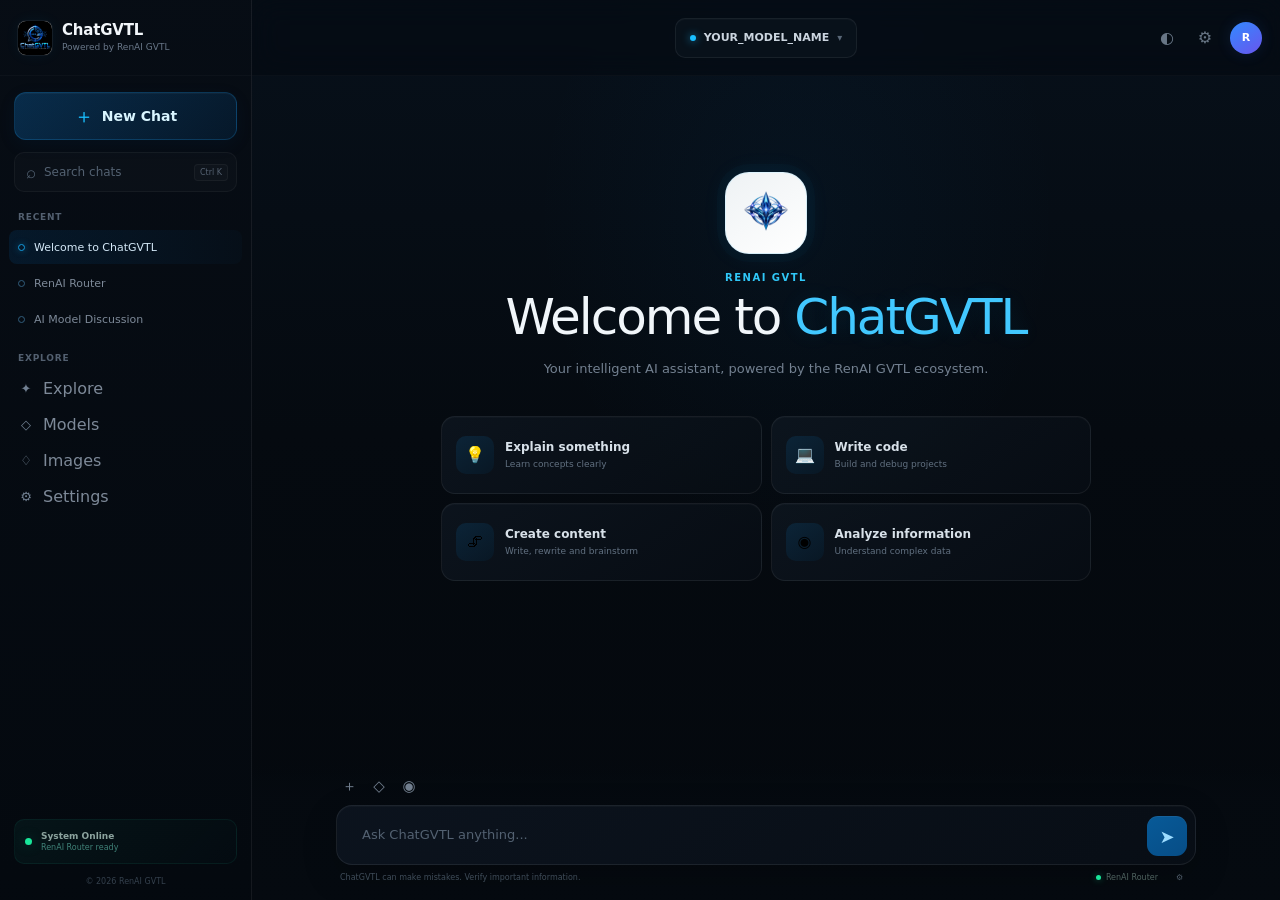
<file: index.html>
<!DOCTYPE html>
<html lang="en">
<head>
    <meta charset="UTF-8">

    <meta
        name="viewport"
        content="width=device-width, initial-scale=1.0, viewport-fit=cover"
    >

    <meta
        name="description"
        content="ChatGVTL — Intelligent AI assistant powered by the RenAI GVTL ecosystem."
    >

    <meta name="theme-color" content="#050a11">

    <title>ChatGVTL — RenAI GVTL</title>

    <link rel="icon" href="favicon.ico">

    <!-- CSS -->
    <link rel="stylesheet" href="css/reset.css">
    <link rel="stylesheet" href="css/variables.css">
    <link rel="stylesheet" href="css/style.css">
    <link rel="stylesheet" href="css/responsive.css">
</head>

<body>

    <!-- =========================================================
         APP ROOT
    ========================================================== -->

    <div id="app" class="app">

        <!-- =====================================================
             SIDEBAR
        ====================================================== -->

        <aside id="sidebar" class="sidebar">

            <!-- Brand -->
            <div class="sidebar-brand">

                <div class="brand-icon">
                    <img
                        src="assets/brand/chatgvtl-logo.png"
                        alt="ChatGVTL"
                    >
                </div>

                <div class="brand-information">
                    <span class="brand-name">ChatGVTL</span>
                    <span class="brand-powered">
                        Powered by RenAI GVTL
                    </span>
                </div>

            </div>


            <!-- New Chat -->
            <button
                id="newChatButton"
                class="new-chat-button"
                type="button"
            >
                <span class="button-icon">＋</span>
                <span>New Chat</span>
            </button>


            <!-- Search -->
            <div class="chat-search">

                <span class="search-icon">⌕</span>

                <input
                    id="chatSearchInput"
                    type="search"
                    placeholder="Search chats"
                    autocomplete="off"
                >

                <span class="search-shortcut">Ctrl K</span>

            </div>


            <!-- Recent -->
            <section class="sidebar-section">

                <div class="sidebar-section-title">
                    RECENT
                </div>

                <nav class="chat-history">

                    <button
                        class="history-item active"
                        type="button"
                        data-chat="welcome"
                    >
                        <span class="history-dot"></span>
                        <span class="history-title">
                            Welcome to ChatGVTL
                        </span>
                    </button>

                    <button
                        class="history-item"
                        type="button"
                        data-chat="router"
                    >
                        <span class="history-dot"></span>
                        <span class="history-title">
                            RenAI Router
                        </span>
                    </button>

                    <button
                        class="history-item"
                        type="button"
                        data-chat="discussion"
                    >
                        <span class="history-dot"></span>
                        <span class="history-title">
                            AI Model Discussion
                        </span>
                    </button>

                </nav>

            </section>


            <!-- Explore -->
            <section class="sidebar-section">

                <div class="sidebar-section-title">
                    EXPLORE
                </div>

                <nav class="explore-menu">

                    <button
                        class="explore-item"
                        type="button"
                        data-page="explore"
                    >
                        <span class="explore-icon">✦</span>
                        <span>Explore</span>
                    </button>

                    <button
                        class="explore-item"
                        type="button"
                        data-page="models"
                    >
                        <span class="explore-icon">◇</span>
                        <span>Models</span>
                    </button>

                    <button
                        class="explore-item"
                        type="button"
                        data-page="images"
                    >
                        <span class="explore-icon">♢</span>
                        <span>Images</span>
                    </button>

                    <button
                        class="explore-item"
                        type="button"
                        data-page="settings"
                    >
                        <span class="explore-icon">⚙</span>
                        <span>Settings</span>
                    </button>

                </nav>

            </section>


            <!-- Sidebar Bottom -->
            <div class="sidebar-bottom">

                <div class="system-status">

                    <span class="status-indicator"></span>

                    <div class="status-information">
                        <span class="status-title">
                            System Online
                        </span>

                        <span class="status-description">
                            RenAI Router ready
                        </span>
                    </div>

                </div>

                <div class="sidebar-copyright">
                    © 2026 RenAI GVTL
                </div>

            </div>

        </aside>


        <!-- =====================================================
             MAIN AREA
        ====================================================== -->

        <main class="main">

            <!-- =================================================
                 TOPBAR
            ================================================== -->

            <header class="topbar">

                <!-- Mobile Menu -->
                <button
                    id="mobileMenuButton"
                    class="mobile-menu-button"
                    type="button"
                    aria-label="Open menu"
                >
                    ☰
                </button>


                <!-- Model Selector -->
                <button
                    id="modelSelector"
                    class="model-selector"
                    type="button"
                >

                    <span class="online-dot"></span>

                    <span class="model-name">
                        RenAI Auto
                    </span>

                    <span class="model-arrow">
                        ▾
                    </span>

                </button>


                <!-- Topbar Actions -->
                <div class="topbar-actions">

                    <button
                        class="topbar-button"
                        type="button"
                        aria-label="Theme"
                    >
                        ◐
                    </button>

                    <button
                        class="topbar-button"
                        type="button"
                        aria-label="Settings"
                    >
                        ⚙
                    </button>

                    <button
                        id="profileButton"
                        class="profile-button"
                        type="button"
                        aria-label="Profile"
                    >
                        R
                    </button>

                </div>

            </header>


            <!-- =================================================
                 CHAT CONTENT
            ================================================== -->

            <section id="chatArea" class="chat-area">

                <!-- Welcome Screen -->
                <div id="welcomeScreen" class="welcome-screen">

                    <div class="welcome-logo">

                        <img
                            src="assets/brand/renai-gvtl-icon.png"
                            alt="RenAI GVTL"
                        >

                    </div>


                    <div class="welcome-brand">
                        RENAI GVTL
                    </div>


                    <h1 class="welcome-title">
                        Welcome to
                        <span>ChatGVTL</span>
                    </h1>


                    <p class="welcome-description">
                        Your intelligent AI assistant, powered by the
                        RenAI GVTL ecosystem.
                    </p>


                    <!-- Quick Actions -->
                    <div class="quick-actions">

                        <button
                            class="quick-action"
                            type="button"
                            data-prompt="Explain something"
                        >

                            <span class="quick-action-icon">
                                💡
                            </span>

                            <span class="quick-action-content">

                                <strong>
                                    Explain something
                                </strong>

                                <small>
                                    Learn concepts clearly
                                </small>

                            </span>

                        </button>


                        <button
                            class="quick-action"
                            type="button"
                            data-prompt="Write code"
                        >

                            <span class="quick-action-icon">
                                💻
                            </span>

                            <span class="quick-action-content">

                                <strong>
                                    Write code
                                </strong>

                                <small>
                                    Build and debug projects
                                </small>

                            </span>

                        </button>


                        <button
                            class="quick-action"
                            type="button"
                            data-prompt="Create content"
                        >

                            <span class="quick-action-icon">
                                🖇
                            </span>

                            <span class="quick-action-content">

                                <strong>
                                    Create content
                                </strong>

                                <small>
                                    Write, rewrite and brainstorm
                                </small>

                            </span>

                        </button>


                        <button
                            class="quick-action"
                            type="button"
                            data-prompt="Analyze information"
                        >

                            <span class="quick-action-icon">
                                ◉
                            </span>

                            <span class="quick-action-content">

                                <strong>
                                    Analyze information
                                </strong>

                                <small>
                                    Understand complex data
                                </small>

                            </span>

                        </button>

                    </div>

                </div>


                <!-- Messages -->
                <div
                    id="messagesContainer"
                    class="messages-container"
                    aria-live="polite"
                >
                    <!-- Messages will be inserted by JavaScript -->
                </div>

            </section>


            <!-- =================================================
                 COMPOSER
            ================================================== -->

            <div class="composer-wrapper">

                <!-- Composer Tools -->
                <div class="composer-tools">

                    <button
                        class="composer-tool"
                        type="button"
                        aria-label="Attach file"
                    >
                        ＋
                    </button>

                    <button
                        class="composer-tool"
                        type="button"
                        aria-label="Tools"
                    >
                        ◇
                    </button>

                    <button
                        class="composer-tool"
                        type="button"
                        aria-label="Image"
                    >
                        ◉
                    </button>

                </div>


                <!-- Composer -->
                <form
                    id="chatForm"
                    class="composer"
                    autocomplete="off"
                >

                    <textarea
                        id="messageInput"
                        class="message-input"
                        rows="1"
                        placeholder="Ask ChatGVTL anything..."
                        aria-label="Message ChatGVTL"
                    ></textarea>


                    <button
                        id="sendButton"
                        class="send-button"
                        type="submit"
                        aria-label="Send message"
                    >
                        ➤
                    </button>

                </form>


                <!-- Footer -->
                <div class="composer-footer">

                    <span>
                        ChatGVTL can make mistakes.
                        Verify important information.
                    </span>

                    <span class="router-status">

                        <span class="router-status-dot"></span>

                        RenAI Router

                    </span>

                    <button
                        class="composer-settings"
                        type="button"
                        aria-label="Chat settings"
                    >
                        ⚙
                    </button>

                </div>

            </div>

        </main>

    </div>


    <!-- =========================================================
         JAVASCRIPT
    ========================================================== -->
    
     <script src="js/api-config.js"></script>
     <script src="js/config.js"></script>
    <script src="js/router.js"></script>
    <script src="js/core/storage.js"></script>
    <script src="js/core/state.js"></script>
    <script src="js/core/events.js"></script>
    <script src="js/chat/messages.js"></script>
    <script src="js/chat/history.js"></script>
    <script src="js/chat/chat.js"></script>
    <script src="js/ui/sidebar.js"></script>
    <script src="js/ui/composer.js"></script>
    <script src="js/ui/messages.js"></script>
    <script src="js/ui/modal.js"></script>
    <script src="js/app.js"></script>
    
</body>
</html>
</file>
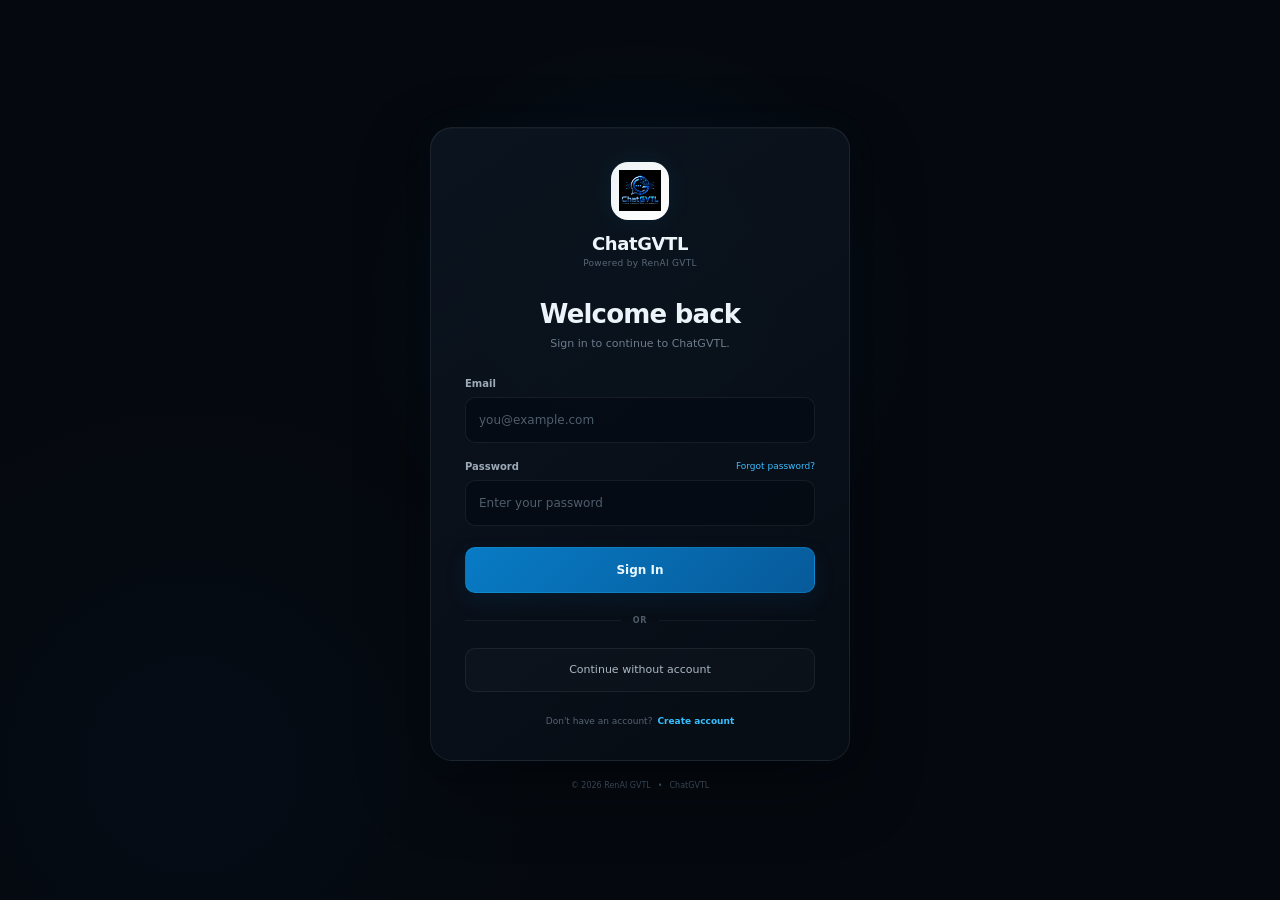
<file: login.html>
<!DOCTYPE html>
<html lang="en">
<head>
    <meta charset="UTF-8">

    <meta
        name="viewport"
        content="width=device-width, initial-scale=1.0"
    >

    <meta
        name="description"
        content="Sign in to ChatGVTL — Powered by RenAI GVTL."
    >

    <meta name="theme-color" content="#05090f">

    <title>Sign In — ChatGVTL</title>

    <link rel="icon" href="favicon.ico">

    <link rel="stylesheet" href="css/reset.css">
    <link rel="stylesheet" href="css/variables.css">
    <link rel="stylesheet" href="css/style.css">
    <link rel="stylesheet" href="css/responsive.css">
</head>

<body class="auth-page">

    <main class="auth-container">

        <section class="auth-card">

            <!-- Brand -->
            <div class="auth-brand">

                <div class="auth-logo">
                    <img
                        src="assets/brand/chatgvtl-logo.png"
                        alt="ChatGVTL"
                    >
                </div>

                <div class="auth-brand-name">
                    ChatGVTL
                </div>

                <div class="auth-powered">
                    Powered by RenAI GVTL
                </div>

            </div>


            <!-- Heading -->
            <div class="auth-heading">

                <h1>
                    Welcome back
                </h1>

                <p>
                    Sign in to continue to ChatGVTL.
                </p>

            </div>


            <!-- Form -->
            <form
                id="loginForm"
                class="auth-form"
                autocomplete="on"
            >

                <div class="form-field">

                    <label for="loginEmail">
                        Email
                    </label>

                    <input
                        id="loginEmail"
                        name="email"
                        type="email"
                        placeholder="you@example.com"
                        autocomplete="email"
                        required
                    >

                </div>


                <div class="form-field">

                    <div class="form-label-row">

                        <label for="loginPassword">
                            Password
                        </label>

                        <a
                            href="#"
                            class="forgot-password"
                        >
                            Forgot password?
                        </a>

                    </div>

                    <input
                        id="loginPassword"
                        name="password"
                        type="password"
                        placeholder="Enter your password"
                        autocomplete="current-password"
                        required
                    >

                </div>


                <button
                    type="submit"
                    class="auth-submit"
                >
                    Sign In
                </button>

            </form>


            <!-- Divider -->
            <div class="auth-divider">
                <span>OR</span>
            </div>


            <!-- Social / alternative -->
            <button
                type="button"
                class="auth-alternative"
                id="continueGuest"
            >
                Continue without account
            </button>


            <!-- Register -->
            <div class="auth-footer">

                <span>
                    Don't have an account?
                </span>

                <a href="register.html">
                    Create account
                </a>

            </div>

        </section>


        <!-- Bottom branding -->
        <footer class="auth-copyright">

            <span>
                © 2026 RenAI GVTL
            </span>

            <span>
                •
            </span>

            <span>
                ChatGVTL
            </span>

        </footer>

    </main>


    <script>
        "use strict";

        const loginForm =
            document.getElementById("loginForm");

        const continueGuest =
            document.getElementById("continueGuest");


        loginForm?.addEventListener(
            "submit",
            event => {

                event.preventDefault();

                /*
                 * Authentication backend belum aktif.
                 * Untuk sementara kita arahkan kembali
                 * ke ChatGVTL.
                 */

                window.location.href =
                    "index.html";

            }
        );


        continueGuest?.addEventListener(
            "click",
            () => {

                window.location.href =
                    "index.html";

            }
        );
    </script>

</body>
</html>
</file>
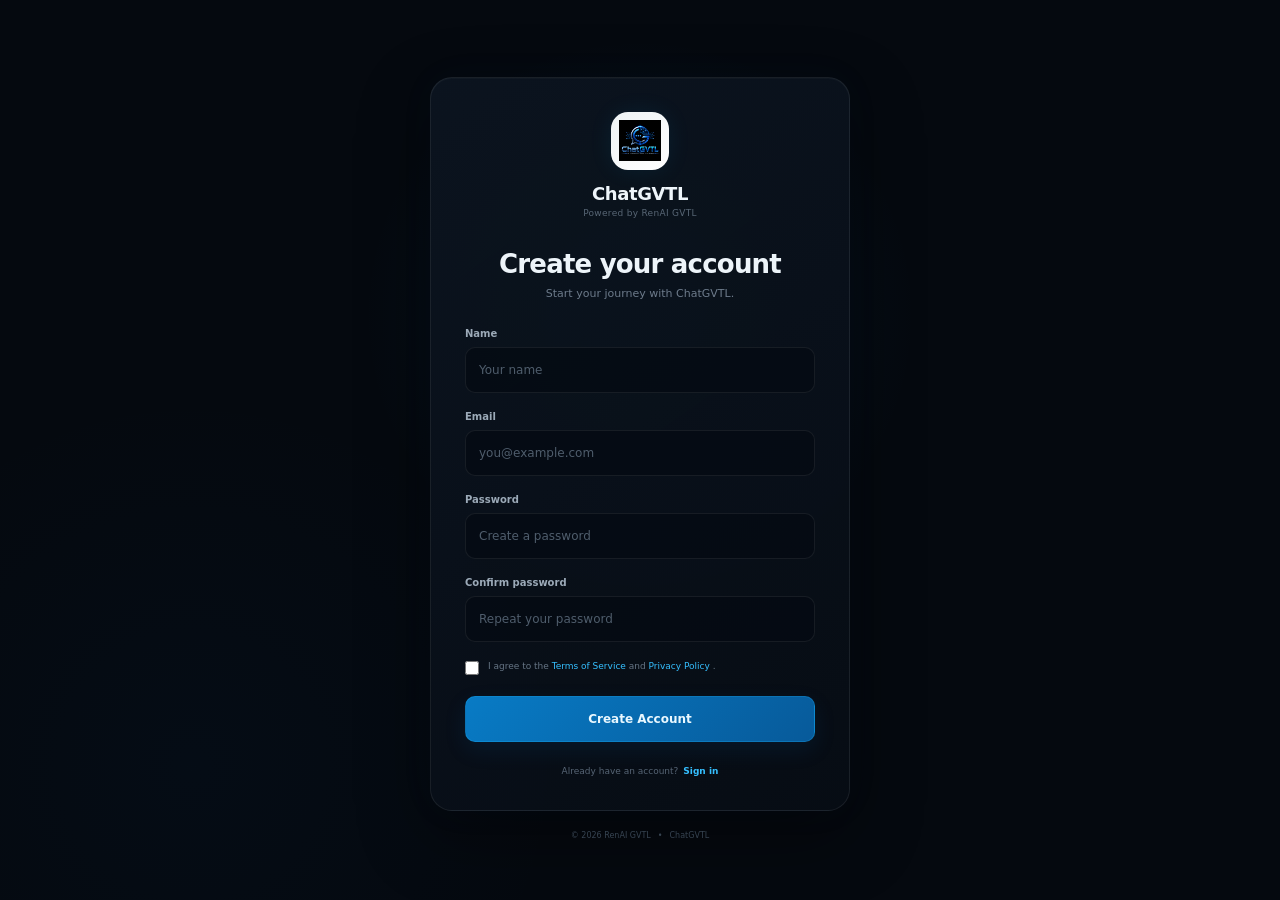
<file: register.html>
<!DOCTYPE html>
<html lang="en">
<head>
    <meta charset="UTF-8">

    <meta
        name="viewport"
        content="width=device-width, initial-scale=1.0"
    >

    <meta
        name="description"
        content="Create your ChatGVTL account — Powered by RenAI GVTL."
    >

    <meta name="theme-color" content="#05090f">

    <title>Create Account — ChatGVTL</title>

    <link rel="icon" href="favicon.ico">

    <link rel="stylesheet" href="css/reset.css">
    <link rel="stylesheet" href="css/variables.css">
    <link rel="stylesheet" href="css/style.css">
    <link rel="stylesheet" href="css/responsive.css">
</head>

<body class="auth-page">

    <main class="auth-container">

        <section class="auth-card">

            <!-- BRAND -->

            <div class="auth-brand">

                <div class="auth-logo">
                    <img
                        src="assets/brand/chatgvtl-logo.png"
                        alt="ChatGVTL"
                    >
                </div>

                <div class="auth-brand-name">
                    ChatGVTL
                </div>

                <div class="auth-powered">
                    Powered by RenAI GVTL
                </div>

            </div>


            <!-- HEADING -->

            <div class="auth-heading">

                <h1>
                    Create your account
                </h1>

                <p>
                    Start your journey with ChatGVTL.
                </p>

            </div>


            <!-- REGISTER FORM -->

            <form
                id="registerForm"
                class="auth-form"
                autocomplete="on"
            >

                <!-- NAME -->

                <div class="form-field">

                    <label for="registerName">
                        Name
                    </label>

                    <input
                        id="registerName"
                        name="name"
                        type="text"
                        placeholder="Your name"
                        autocomplete="name"
                        minlength="2"
                        maxlength="80"
                        required
                    >

                </div>


                <!-- EMAIL -->

                <div class="form-field">

                    <label for="registerEmail">
                        Email
                    </label>

                    <input
                        id="registerEmail"
                        name="email"
                        type="email"
                        placeholder="you@example.com"
                        autocomplete="email"
                        required
                    >

                </div>


                <!-- PASSWORD -->

                <div class="form-field">

                    <label for="registerPassword">
                        Password
                    </label>

                    <input
                        id="registerPassword"
                        name="password"
                        type="password"
                        placeholder="Create a password"
                        autocomplete="new-password"
                        minlength="8"
                        required
                    >

                </div>


                <!-- CONFIRM PASSWORD -->

                <div class="form-field">

                    <label for="registerConfirmPassword">
                        Confirm password
                    </label>

                    <input
                        id="registerConfirmPassword"
                        name="confirmPassword"
                        type="password"
                        placeholder="Repeat your password"
                        autocomplete="new-password"
                        minlength="8"
                        required
                    >

                </div>


                <!-- TERMS -->

                <label class="auth-checkbox">

                    <input
                        id="acceptTerms"
                        type="checkbox"
                        required
                    >

                    <span>
                        I agree to the
                        <a href="#">
                            Terms of Service
                        </a>
                        and
                        <a href="#">
                            Privacy Policy
                        </a>.
                    </span>

                </label>


                <!-- SUBMIT -->

                <button
                    type="submit"
                    class="auth-submit"
                >
                    Create Account
                </button>

            </form>


            <!-- FOOTER -->

            <div class="auth-footer">

                <span>
                    Already have an account?
                </span>

                <a href="login.html">
                    Sign in
                </a>

            </div>

        </section>


        <!-- COPYRIGHT -->

        <footer class="auth-copyright">

            <span>
                © 2026 RenAI GVTL
            </span>

            <span>
                •
            </span>

            <span>
                ChatGVTL
            </span>

        </footer>

    </main>

<script src="js/core/storage.js"></script>

<script>
    "use strict";

    const registerForm =
        document.getElementById("registerForm");


    registerForm?.addEventListener(
        "submit",
        event => {

            event.preventDefault();


            const name =
                document.getElementById(
                    "registerName"
                ).value.trim();


            const email =
                document.getElementById(
                    "registerEmail"
                ).value.trim();


            const password =
                document.getElementById(
                    "registerPassword"
                ).value;


            const confirmPassword =
                document.getElementById(
                    "registerConfirmPassword"
                ).value;


            /* =================================================
               PASSWORD VALIDATION
               ================================================= */

            if (password.length < 8) {

                alert(
                    "Password must contain at least 8 characters."
                );

                return;

            }


            /* =================================================
               CONFIRM PASSWORD
               ================================================= */

            if (
                password !==
                confirmPassword
            ) {

                alert(
                    "Passwords do not match."
                );

                return;

            }


            /* =================================================
               SAVE USER
               ================================================= */

            const saved =
                ChatGVTLStorage.saveUser({

                    name: name,

                    email: email

                });


            if (!saved) {

                alert(
                    "Unable to save your account data."
                );

                return;

            }


            /* =================================================
               REDIRECT
               ================================================= */

            window.location.href =
                "login.html";

        }
    );

</script>

</body>
</html>
</file>
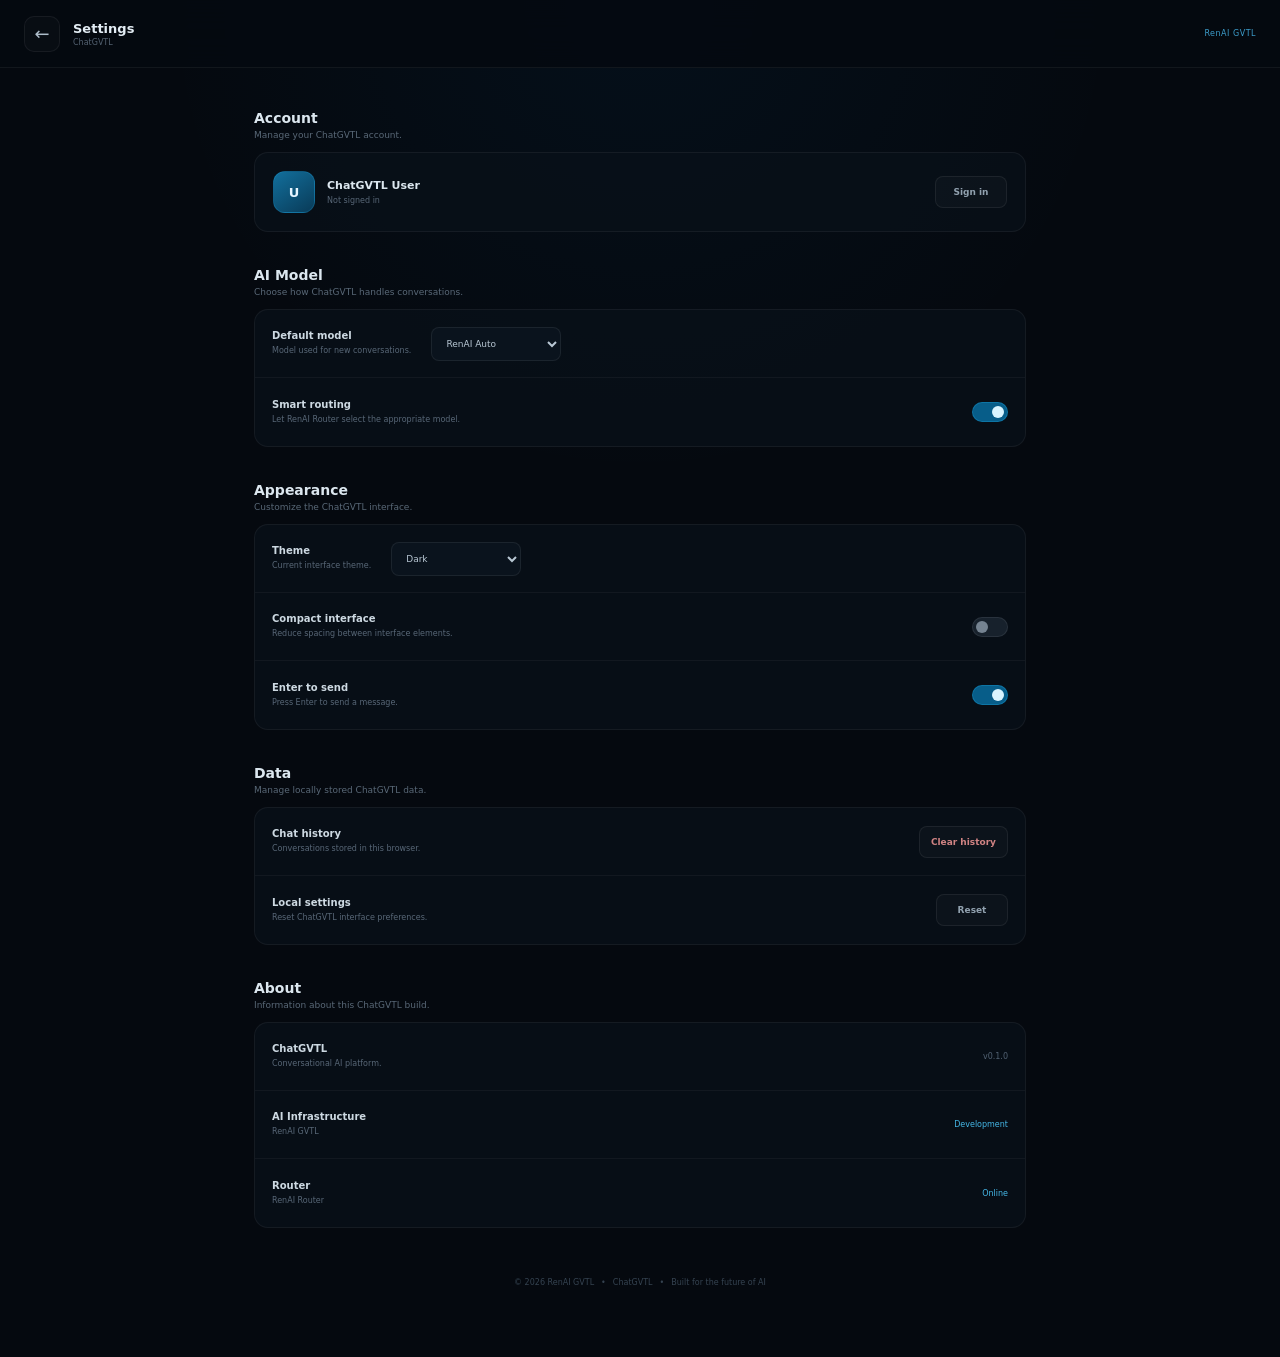
<file: settings.html>
<!DOCTYPE html>
<html lang="en">
<head>
    <meta charset="UTF-8">

    <meta
        name="viewport"
        content="width=device-width, initial-scale=1.0"
    >

    <meta
        name="description"
        content="ChatGVTL Settings — Powered by RenAI GVTL."
    >

    <meta name="theme-color" content="#05090f">

    <title>Settings — ChatGVTL</title>

    <link rel="icon" href="favicon.ico">

    <link rel="stylesheet" href="css/reset.css">
    <link rel="stylesheet" href="css/variables.css">
    <link rel="stylesheet" href="css/style.css">
    <link rel="stylesheet" href="css/responsive.css">
</head>

<body class="settings-page">

    <main class="settings-container">

        <!-- =================================================
             TOP BAR
             ================================================= -->

        <header class="settings-topbar">

            <a
                href="index.html"
                class="settings-back"
                aria-label="Back to ChatGVTL"
            >
                ←
            </a>

            <div class="settings-title">

                <strong>
                    Settings
                </strong>

                <span>
                    ChatGVTL
                </span>

            </div>

            <div class="settings-brand">
                RenAI GVTL
            </div>

        </header>


        <!-- =================================================
             CONTENT
             ================================================= -->

        <section class="settings-content">


            <!-- =================================================
                 ACCOUNT
                 ================================================= -->

            <section class="settings-section">

                <div class="settings-section-heading">

                    <h2>
                        Account
                    </h2>

                    <p>
                        Manage your ChatGVTL account.
                    </p>

                </div>


                <div class="settings-card">

                    <div class="account-profile">

                        <div class="account-avatar">
                            U
                        </div>

                        <div class="account-info">

                            <strong id="accountName">
                                ChatGVTL User
                            </strong>

                            <span id="accountEmail">
                                Not signed in
                            </span>

                        </div>

                        <a
                            href="login.html"
                            class="settings-small-button"
                        >
                            Sign in
                        </a>

                    </div>

                </div>

            </section>


            <!-- =================================================
                 AI MODEL
                 ================================================= -->

            <section class="settings-section">

                <div class="settings-section-heading">

                    <h2>
                        AI Model
                    </h2>

                    <p>
                        Choose how ChatGVTL handles conversations.
                    </p>

                </div>


                <div class="settings-card">


                    <div class="settings-row">

                        <div class="settings-row-info">

                            <strong>
                                Default model
                            </strong>

                            <span>
                                Model used for new conversations.
                            </span>

                        </div>


                        <select
                            id="defaultModel"
                            class="settings-select"
                        >

                            <option value="RenAI Auto">
                                RenAI Auto
                            </option>

                            <option value="RenAI Lite">
                                RenAI Lite
                            </option>

                            <option value="RenAI Pro">
                                RenAI Pro
                            </option>

                            <option value="RenAI Flash">
                                RenAI Flash
                            </option>

                        </select>

                    </div>


                    <div class="settings-row">

                        <div class="settings-row-info">

                            <strong>
                                Smart routing
                            </strong>

                            <span>
                                Let RenAI Router select the appropriate model.
                            </span>

                        </div>


                        <label class="settings-switch">

                            <input
                                type="checkbox"
                                id="smartRouting"
                                checked
                            >

                            <span></span>

                        </label>

                    </div>

                </div>

            </section>


            <!-- =================================================
                 APPEARANCE
                 ================================================= -->

            <section class="settings-section">

                <div class="settings-section-heading">

                    <h2>
                        Appearance
                    </h2>

                    <p>
                        Customize the ChatGVTL interface.
                    </p>

                </div>


                <div class="settings-card">


                    <div class="settings-row">

                        <div class="settings-row-info">

                            <strong>
                                Theme
                            </strong>

                            <span>
                                Current interface theme.
                            </span>

                        </div>


                        <select
                            id="themeSelect"
                            class="settings-select"
                        >

                            <option value="dark">
                                Dark
                            </option>

                            <option value="system">
                                System
                            </option>

                        </select>

                    </div>


                    <div class="settings-row">

                        <div class="settings-row-info">

                            <strong>
                                Compact interface
                            </strong>

                            <span>
                                Reduce spacing between interface elements.
                            </span>

                        </div>


                        <label class="settings-switch">

                            <input
                                type="checkbox"
                                id="compactMode"
                            >

                            <span></span>

                        </label>

                    </div>


                    <div class="settings-row">

                        <div class="settings-row-info">

                            <strong>
                                Enter to send
                            </strong>

                            <span>
                                Press Enter to send a message.
                            </span>

                        </div>


                        <label class="settings-switch">

                            <input
                                type="checkbox"
                                id="enterToSend"
                                checked
                            >

                            <span></span>

                        </label>

                    </div>

                </div>

            </section>


            <!-- =================================================
                 DATA
                 ================================================= -->

            <section class="settings-section">

                <div class="settings-section-heading">

                    <h2>
                        Data
                    </h2>

                    <p>
                        Manage locally stored ChatGVTL data.
                    </p>

                </div>


                <div class="settings-card">


                    <div class="settings-row">

                        <div class="settings-row-info">

                            <strong>
                                Chat history
                            </strong>

                            <span>
                                Conversations stored in this browser.
                            </span>

                        </div>


                        <button
                            type="button"
                            class="settings-danger-button"
                            id="clearHistory"
                        >
                            Clear history
                        </button>

                    </div>


                    <div class="settings-row">

                        <div class="settings-row-info">

                            <strong>
                                Local settings
                            </strong>

                            <span>
                                Reset ChatGVTL interface preferences.
                            </span>

                        </div>


                        <button
                            type="button"
                            class="settings-small-button"
                            id="resetSettings"
                        >
                            Reset
                        </button>

                    </div>

                </div>

            </section>


            <!-- =================================================
                 ABOUT
                 ================================================= -->

            <section class="settings-section">

                <div class="settings-section-heading">

                    <h2>
                        About
                    </h2>

                    <p>
                        Information about this ChatGVTL build.
                    </p>

                </div>


                <div class="settings-card">


                    <div class="settings-row">

                        <div class="settings-row-info">

                            <strong>
                                ChatGVTL
                            </strong>

                            <span>
                                Conversational AI platform.
                            </span>

                        </div>

                        <span class="settings-version">
                            v0.1.0
                        </span>

                    </div>


                    <div class="settings-row">

                        <div class="settings-row-info">

                            <strong>
                                AI Infrastructure
                            </strong>

                            <span>
                                RenAI GVTL
                            </span>

                        </div>

                        <span class="settings-online">
                            Development
                        </span>

                    </div>


                    <div class="settings-row">

                        <div class="settings-row-info">

                            <strong>
                                Router
                            </strong>

                            <span>
                                RenAI Router
                            </span>

                        </div>

                        <span class="settings-online">
                            Online
                        </span>

                    </div>

                </div>

            </section>


            <!-- =================================================
                 FOOTER
                 ================================================= -->

            <footer class="settings-footer">

                <span>
                    © 2026 RenAI GVTL
                </span>

                <span>
                    •
                </span>

                <span>
                    ChatGVTL
                </span>

                <span>
                    •
                </span>

                <span>
                    Built for the future of AI
                </span>

            </footer>

        </section>

    </main>


    <script>
        "use strict";


<script src="js/core/storage.js"></script>

<script>
"use strict";


const defaultSettings = {

    defaultModel: "RenAI Auto",

    smartRouting: true,

    theme: "dark",

    compactMode: false,

    enterToSend: true

};


const model =
    document.getElementById("defaultModel");

const smartRouting =
    document.getElementById("smartRouting");

const theme =
    document.getElementById("themeSelect");

const compactMode =
    document.getElementById("compactMode");

const enterToSend =
    document.getElementById("enterToSend");


/* =========================================================
   LOAD SETTINGS
   ========================================================= */

function loadSettings() {

    const saved =
        ChatGVTLStorage.getSettings();


    const settings = {
        ...defaultSettings,
        ...saved
    };


    model.value =
        settings.defaultModel;

    smartRouting.checked =
        settings.smartRouting;

    theme.value =
        settings.theme;

    compactMode.checked =
        settings.compactMode;

    enterToSend.checked =
        settings.enterToSend;

}


/* =========================================================
   SAVE SETTINGS
   ========================================================= */

function saveSettings() {

    ChatGVTLStorage.saveSettings({

        defaultModel:
            model.value,

        smartRouting:
            smartRouting.checked,

        theme:
            theme.value,

        compactMode:
            compactMode.checked,

        enterToSend:
            enterToSend.checked

    });

}


[
    model,
    smartRouting,
    theme,
    compactMode,
    enterToSend
].forEach(element => {

    element?.addEventListener(
        "change",
        saveSettings
    );

});


/* =========================================================
   CLEAR CHAT HISTORY
   ========================================================= */

document
    .getElementById("clearHistory")
    ?.addEventListener(
        "click",
        () => {

            const confirmed =
                confirm(
                    "Clear all ChatGVTL chat history from this browser?"
                );


            if (!confirmed) {
                return;
            }


            ChatGVTLStorage.clearChatHistory();

            ChatGVTLStorage.clearActiveChat();


            alert(
                "Chat history has been cleared."
            );

        }
    );


/* =========================================================
   RESET SETTINGS
   ========================================================= */

document
    .getElementById("resetSettings")
    ?.addEventListener(
        "click",
        () => {

            const confirmed =
                confirm(
                    "Reset all ChatGVTL settings?"
                );


            if (!confirmed) {
                return;
            }


            ChatGVTLStorage.resetSettings();

            loadSettings();

        }
    );


/* =========================================================
   LOAD USER
   ========================================================= */

function loadUser() {

    const user =
        ChatGVTLStorage.getUser();


    if (!user) {
        return;
    }


    const name =
        document.getElementById(
            "accountName"
        );

    const email =
        document.getElementById(
            "accountEmail"
        );


    if (user.name && name) {

        name.textContent =
            user.name;

    }


    if (user.email && email) {

        email.textContent =
            user.email;

    }

}


/* =========================================================
   INIT
   ========================================================= */

loadSettings();

loadUser();

</script>
</file>
<file: css/variables.css>
/* =========================================================
   ChatGVTL — Global Variables
   ========================================================= */

:root {

    /* =====================================================
       BRAND
       ====================================================== */

    --brand-primary: #19bfff;
    --brand-secondary: #087cff;
    --brand-cyan: #32d8ff;

    --brand-gradient:
        linear-gradient(
            135deg,
            #32d8ff 0%,
            #168dff 55%,
            #536dff 100%
        );


    /* =====================================================
       BACKGROUND
       ====================================================== */

    --bg-main: #05090f;
    --bg-sidebar: #060b12;
    --bg-topbar: #070d15;

    --bg-surface: #0a111a;
    --bg-surface-2: #0c141f;
    --bg-surface-3: #101a27;

    --bg-input: #0b121d;

    --bg-hover: rgba(255, 255, 255, 0.035);
    --bg-active: rgba(0, 142, 255, 0.09);

    --bg-glass: rgba(8, 15, 24, 0.72);


    /* =====================================================
       TEXT
       ====================================================== */

    --text-primary: #f4f8fc;
    --text-secondary: #a9b5c4;
    --text-muted: #697687;
    --text-faint: #46515f;

    --text-brand: #35caff;


    /* =====================================================
       BORDER
       ====================================================== */

    --border-color: rgba(255, 255, 255, 0.065);
    --border-light: rgba(255, 255, 255, 0.09);
    --border-hover: rgba(53, 202, 255, 0.25);
    --border-active: rgba(25, 191, 255, 0.4);


    /* =====================================================
       STATUS
       ====================================================== */

    --status-online: #19e69a;
    --status-warning: #ffc857;
    --status-error: #ff5d6c;


    /* =====================================================
       LAYOUT
       ====================================================== */

    --sidebar-width: 252px;
    --topbar-height: 76px;

    --composer-max-width: 860px;
    --content-max-width: 920px;


    /* =====================================================
       SPACING
       ====================================================== */

    --space-1: 4px;
    --space-2: 8px;
    --space-3: 12px;
    --space-4: 16px;
    --space-5: 20px;
    --space-6: 24px;
    --space-7: 28px;
    --space-8: 32px;
    --space-9: 40px;
    --space-10: 48px;


    /* =====================================================
       BORDER RADIUS
       ====================================================== */

    --radius-xs: 6px;
    --radius-sm: 9px;
    --radius-md: 12px;
    --radius-lg: 16px;
    --radius-xl: 20px;
    --radius-2xl: 24px;
    --radius-round: 999px;


    /* =====================================================
       SHADOWS
       ====================================================== */

    --shadow-sm:
        0 4px 12px rgba(0, 0, 0, 0.2);

    --shadow-md:
        0 10px 30px rgba(0, 0, 0, 0.28);

    --shadow-lg:
        0 20px 60px rgba(0, 0, 0, 0.38);


    /* =====================================================
       GLOW
       ====================================================== */

    --glow-blue:
        0 0 18px rgba(25, 191, 255, 0.18);

    --glow-blue-strong:
        0 0 30px rgba(25, 191, 255, 0.3);

    --glow-green:
        0 0 14px rgba(25, 230, 154, 0.25);


    /* =====================================================
       TRANSITIONS
       ====================================================== */

    --transition-fast:
        140ms ease;

    --transition-normal:
        220ms ease;

    --transition-slow:
        350ms ease;


    /* =====================================================
       Z-INDEX
       ====================================================== */

    --z-base: 1;
    --z-content: 10;
    --z-sidebar: 50;
    --z-topbar: 60;
    --z-dropdown: 100;
    --z-modal: 200;
    --z-toast: 300;
}
</file>
<file: css/style.css>
/* =========================================================
   ChatGVTL — Main Styles
   ========================================================= */


/* =========================================================
   APP
   ========================================================= */

.app {
    position: relative;

    display: flex;

    width: 100%;
    height: 100vh;
    height: 100dvh;

    overflow: hidden;

    color: var(--text-primary);
    background:
        radial-gradient(
            circle at 68% 30%,
            rgba(0, 100, 180, 0.055),
            transparent 30%
        ),
        var(--bg-main);
}


/* =========================================================
   SIDEBAR
   ========================================================= */

.sidebar {
    position: relative;
    z-index: var(--z-sidebar);

    display: flex;
    flex-direction: column;

    flex: 0 0 var(--sidebar-width);

    width: var(--sidebar-width);
    height: 100%;

    overflow: hidden;

    background:
        linear-gradient(
            180deg,
            rgba(7, 13, 21, 0.98),
            rgba(4, 9, 15, 0.99)
        );

    border-right: 1px solid var(--border-color);
}


/* =========================================================
   SIDEBAR BRAND
   ========================================================= */

.sidebar-brand {
    display: flex;
    align-items: center;

    gap: 10px;

    height: 76px;
    padding: 0 18px;

    border-bottom: 1px solid rgba(255, 255, 255, 0.025);
}

.brand-icon {
    display: flex;
    align-items: center;
    justify-content: center;

    width: 34px;
    height: 34px;

    flex: 0 0 34px;

    overflow: hidden;

    border-radius: 8px;

    background:
        linear-gradient(
            145deg,
            #edf2f6,
            #ffffff
        );

    box-shadow:
        0 0 0 1px rgba(255, 255, 255, 0.06),
        0 0 15px rgba(40, 190, 255, 0.06);
}

.brand-icon img {
    width: 100%;
    height: 100%;

    object-fit: contain;
}

.brand-information {
    display: flex;
    flex-direction: column;

    min-width: 0;

    line-height: 1.15;
}

.brand-name {
    color: #f2f6fa;

    font-size: 15px;
    font-weight: 650;

    letter-spacing: -0.2px;
}

.brand-powered {
    margin-top: 3px;

    color: #697788;

    font-size: 9px;
    font-weight: 500;

    white-space: nowrap;
}


/* =========================================================
   NEW CHAT
   ========================================================= */

.new-chat-button {
    display: flex;
    align-items: center;
    justify-content: center;

    gap: 8px;

    width: calc(100% - 28px);
    height: 48px;

    margin: 16px 14px 12px;

    color: #d9f5ff;

    font-size: 14px;
    font-weight: 550;

    border: 1px solid rgba(30, 170, 255, 0.2);
    border-radius: 12px;

    background:
        linear-gradient(
            135deg,
            rgba(12, 96, 164, 0.38),
            rgba(7, 44, 78, 0.38)
        );

    box-shadow:
        inset 0 1px 0 rgba(255, 255, 255, 0.035),
        0 5px 18px rgba(0, 80, 140, 0.08);

    transition:
        transform var(--transition-fast),
        border-color var(--transition-normal),
        background var(--transition-normal),
        box-shadow var(--transition-normal);
}

.new-chat-button:hover {
    border-color: rgba(40, 190, 255, 0.38);

    background:
        linear-gradient(
            135deg,
            rgba(12, 110, 185, 0.46),
            rgba(7, 54, 91, 0.45)
        );

    box-shadow:
        0 0 20px rgba(20, 150, 255, 0.1);
}

.new-chat-button:active {
    transform: scale(0.985);
}

.button-icon {
    color: var(--brand-primary);

    font-size: 20px;
    font-weight: 300;

    line-height: 1;
}


/* =========================================================
   SEARCH
   ========================================================= */

.chat-search {
    position: relative;

    display: flex;
    align-items: center;

    height: 40px;

    margin: 0 14px 20px;

    color: var(--text-muted);

    border: 1px solid rgba(255, 255, 255, 0.045);
    border-radius: 10px;

    background: rgba(255, 255, 255, 0.018);

    transition:
        border-color var(--transition-normal),
        background var(--transition-normal);
}

.chat-search:focus-within {
    border-color: rgba(30, 185, 255, 0.22);

    background: rgba(10, 28, 44, 0.4);

    box-shadow:
        0 0 0 3px rgba(20, 170, 255, 0.035);
}

.search-icon {
    flex: 0 0 auto;

    margin-left: 11px;

    color: #526171;

    font-size: 17px;
}

.chat-search input {
    min-width: 0;
    width: 100%;
    height: 100%;

    padding: 0 8px;

    color: var(--text-primary);

    font-size: 12px;

    background: transparent;
}

.chat-search input::placeholder {
    color: #536171;
}

.search-shortcut {
    flex: 0 0 auto;

    margin-right: 8px;
    padding: 3px 5px;

    color: #556272;

    font-size: 8px;

    border: 1px solid rgba(255, 255, 255, 0.045);
    border-radius: 4px;

    background: rgba(255, 255, 255, 0.018);
}


/* =========================================================
   SIDEBAR SECTIONS
   ========================================================= */

.sidebar-section {
    margin-bottom: 17px;
}

.sidebar-section-title {
    padding: 0 18px 8px;

    color: #536070;

    font-size: 9px;
    font-weight: 650;

    letter-spacing: 0.8px;
}


/* =========================================================
   CHAT HISTORY
   ========================================================= */

.chat-history,
.explore-menu {
    display: flex;
    flex-direction: column;

    gap: 2px;

    padding: 0 9px;
}

.history-item,
.explore-item {
    display: flex;
    align-items: center;

    width: 100%;
    min-height: 34px;

    padding: 7px 9px;

    color: #7d8998;

    text-align: left;

    border-radius: 8px;

    background: transparent;

    transition:
        color var(--transition-fast),
        background var(--transition-fast);
}

.history-item:hover,
.explore-item:hover {
    color: #c7d1dc;

    background: var(--bg-hover);
}

.history-item.active {
    color: #d4e8f7;

    background:
        linear-gradient(
            90deg,
            rgba(0, 117, 210, 0.12),
            rgba(0, 86, 145, 0.045)
        );
}

.history-dot {
    width: 7px;
    height: 7px;

    margin-right: 9px;

    flex: 0 0 7px;

    border: 1px solid #315d7b;
    border-radius: 50%;

    background: transparent;
}

.history-item.active .history-dot {
    border-color: #149ee2;

    box-shadow:
        0 0 7px rgba(20, 160, 230, 0.35);
}

.history-title {
    min-width: 0;

    overflow: hidden;

    font-size: 11px;

    white-space: nowrap;
    text-overflow: ellipsis;
}


/* =========================================================
   EXPLORE
   ========================================================= */

.explore-item {
    gap: 10px;

    padding-left: 10px;
}

.explore-icon {
    display: flex;
    align-items: center;
    justify-content: center;

    width: 14px;

    color: #718092;

    font-size: 13px;
}

.explore-item:hover .explore-icon {
    color: var(--brand-primary);
}


/* =========================================================
   SIDEBAR BOTTOM
   ========================================================= */

.sidebar-bottom {
    display: flex;
    flex-direction: column;

    gap: 13px;

    margin-top: auto;

    padding: 14px;
}

.system-status {
    display: flex;
    align-items: center;

    gap: 9px;

    padding: 11px 10px;

    border: 1px solid rgba(35, 200, 165, 0.08);
    border-radius: 10px;

    background:
        linear-gradient(
            135deg,
            rgba(12, 73, 67, 0.18),
            rgba(5, 31, 31, 0.12)
        );
}

.status-indicator {
    width: 7px;
    height: 7px;

    flex: 0 0 7px;

    border-radius: 50%;

    background: var(--status-online);

    box-shadow: var(--glow-green);
}

.status-information {
    display: flex;
    flex-direction: column;

    min-width: 0;
}

.status-title {
    color: #8ca39e;

    font-size: 9px;
    font-weight: 550;
}

.status-description {
    margin-top: 2px;

    color: #3f8177;

    font-size: 8px;
}

.sidebar-copyright {
    color: #34404d;

    font-size: 8px;

    text-align: center;
}


/* =========================================================
   MAIN
   ========================================================= */

.main {
    position: relative;

    display: flex;
    flex-direction: column;

    min-width: 0;
    width: 100%;
    height: 100%;

    overflow: hidden;

    background:
        radial-gradient(
            ellipse at 53% 24%,
            rgba(0, 109, 184, 0.055),
            transparent 34%
        ),
        linear-gradient(
            180deg,
            #07101a 0%,
            #050a10 48%,
            #04080d 100%
        );
}


/* =========================================================
   TOPBAR
   ========================================================= */

.topbar {
    position: relative;
    z-index: var(--z-topbar);

    display: flex;
    align-items: center;
    justify-content: center;

    flex: 0 0 var(--topbar-height);

    height: var(--topbar-height);

    border-bottom: 1px solid rgba(255, 255, 255, 0.025);

    background:
        rgba(5, 11, 18, 0.68);

    backdrop-filter: blur(14px);
    -webkit-backdrop-filter: blur(14px);
}


/* =========================================================
   MODEL SELECTOR
   ========================================================= */

.model-selector {
    display: flex;
    align-items: center;

    gap: 8px;

    min-width: 142px;
    height: 40px;

    padding: 0 14px;

    color: #cbd5df;

    border: 1px solid rgba(255, 255, 255, 0.065);
    border-radius: 10px;

    background:
        rgba(11, 19, 29, 0.8);

    box-shadow:
        inset 0 1px 0 rgba(255, 255, 255, 0.02);

    transition:
        border-color var(--transition-normal),
        background var(--transition-normal);
}

.model-selector:hover {
    border-color: rgba(35, 190, 255, 0.2);

    background: rgba(15, 27, 40, 0.9);
}

.online-dot {
    width: 6px;
    height: 6px;

    flex: 0 0 6px;

    border-radius: 50%;

    background: var(--brand-primary);

    box-shadow:
        0 0 8px rgba(25, 191, 255, 0.7);
}

.model-name {
    font-size: 11px;
    font-weight: 550;
}

.model-arrow {
    margin-left: auto;

    color: #596777;

    font-size: 10px;
}


/* =========================================================
   TOPBAR ACTIONS
   ========================================================= */

.topbar-actions {
    position: absolute;
    right: 18px;

    display: flex;
    align-items: center;

    gap: 6px;
}

.topbar-button {
    display: flex;
    align-items: center;
    justify-content: center;

    width: 32px;
    height: 32px;

    color: #687686;

    border-radius: 8px;

    background: transparent;

    transition:
        color var(--transition-fast),
        background var(--transition-fast);
}

.topbar-button:hover {
    color: #c4ced8;

    background: rgba(255, 255, 255, 0.04);
}

.profile-button {
    display: flex;
    align-items: center;
    justify-content: center;

    width: 32px;
    height: 32px;

    margin-left: 3px;

    color: white;

    font-size: 11px;
    font-weight: 650;

    border-radius: 50%;

    background:
        linear-gradient(
            145deg,
            #328aff,
            #6955ed
        );

    box-shadow:
        0 0 15px rgba(58, 112, 255, 0.14);
}


/* =========================================================
   MOBILE MENU
   ========================================================= */

.mobile-menu-button {
    position: absolute;
    left: 16px;

    display: none;

    align-items: center;
    justify-content: center;

    width: 36px;
    height: 36px;

    color: #aab7c5;

    border-radius: 9px;

    background: rgba(255, 255, 255, 0.035);
}


/* =========================================================
   CHAT AREA
   ========================================================= */

.chat-area {
    position: relative;

    flex: 1;

    min-height: 0;

    overflow-y: auto;
    overflow-x: hidden;

    scrollbar-width: thin;
    scrollbar-color:
        rgba(255, 255, 255, 0.08)
        transparent;
}

.chat-area::-webkit-scrollbar {
    width: 5px;
}

.chat-area::-webkit-scrollbar-track {
    background: transparent;
}

.chat-area::-webkit-scrollbar-thumb {
    border-radius: 10px;

    background: rgba(255, 255, 255, 0.08);
}


/* =========================================================
   WELCOME SCREEN
   ========================================================= */

.welcome-screen {
    display: flex;
    flex-direction: column;
    align-items: center;

    width: min(
        calc(100% - 32px),
        var(--content-max-width)
    );

    margin: 0 auto;

    padding-top: 96px;
    padding-bottom: 150px;

    text-align: center;
}

.welcome-logo {
    display: flex;
    align-items: center;
    justify-content: center;

    width: 82px;
    height: 82px;

    margin-bottom: 18px;

    border: 1px solid rgba(50, 190, 255, 0.14);
    border-radius: 24px;

    background:
        linear-gradient(
            145deg,
            #eef2f4,
            #ffffff
        );

    box-shadow:
        0 0 0 8px rgba(20, 160, 255, 0.025),
        0 0 25px rgba(20, 160, 255, 0.08);
}

.welcome-logo img {
    width: 70%;
    height: 70%;

    object-fit: contain;
}

.welcome-brand {
    margin-bottom: 7px;

    color: #30c8f8;

    font-size: 10px;
    font-weight: 650;

    letter-spacing: 1.5px;
}

.welcome-title {
    color: #f1f6fa;

    font-size: clamp(32px, 4vw, 50px);
    font-weight: 500;

    line-height: 1.1;
    letter-spacing: -2px;
}

.welcome-title span {
    color: #42c8ff;

    text-shadow:
        0 0 20px rgba(35, 185, 255, 0.12);
}

.welcome-description {
    max-width: 620px;

    margin-top: 14px;

    color: #738090;

    font-size: 13px;
    line-height: 1.6;
}


/* =========================================================
   QUICK ACTIONS
   ========================================================= */

.quick-actions {
    display: grid;
    grid-template-columns: repeat(2, minmax(0, 1fr));

    gap: 9px;

    width: min(100%, 650px);

    margin-top: 36px;
}

.quick-action {
    display: flex;
    align-items: center;

    min-height: 78px;

    padding: 14px;

    text-align: left;

    border: 1px solid rgba(255, 255, 255, 0.065);
    border-radius: 14px;

    background:
        linear-gradient(
            145deg,
            rgba(15, 24, 34, 0.72),
            rgba(8, 14, 21, 0.72)
        );

    box-shadow:
        inset 0 1px 0 rgba(255, 255, 255, 0.018);

    transition:
        transform var(--transition-normal),
        border-color var(--transition-normal),
        background var(--transition-normal),
        box-shadow var(--transition-normal);
}

.quick-action:hover {
    transform: translateY(-2px);

    border-color: rgba(30, 185, 255, 0.18);

    background:
        linear-gradient(
            145deg,
            rgba(17, 34, 48, 0.8),
            rgba(9, 19, 29, 0.8)
        );

    box-shadow:
        0 10px 28px rgba(0, 0, 0, 0.2),
        0 0 18px rgba(15, 155, 235, 0.045);
}

.quick-action-icon {
    display: flex;
    align-items: center;
    justify-content: center;

    width: 38px;
    height: 38px;

    margin-right: 11px;

    flex: 0 0 38px;

    border-radius: 10px;

    background:
        linear-gradient(
            145deg,
            rgba(12, 50, 78, 0.55),
            rgba(7, 27, 43, 0.6)
        );

    font-size: 16px;
}

.quick-action-content {
    display: flex;
    flex-direction: column;

    min-width: 0;
}

.quick-action-content strong {
    color: #d8e1e9;

    font-size: 12px;
    font-weight: 600;
}

.quick-action-content small {
    margin-top: 4px;

    color: #617080;

    font-size: 9px;

    line-height: 1.4;
}


/* =========================================================
   MESSAGES
   ========================================================= */

.messages-container {
    display: flex;
    flex-direction: column;

    width: min(
        calc(100% - 32px),
        var(--content-max-width)
    );

    margin: 0 auto;

    padding: 24px 0 180px;
}

.message {
    display: flex;

    width: 100%;

    margin-bottom: 24px;
}

.message.user {
    justify-content: flex-end;
}

.message-content {
    max-width: min(80%, 700px);

    padding: 12px 15px;

    color: #dce6ef;

    font-size: 13px;
    line-height: 1.65;

    border: 1px solid var(--border-color);
    border-radius: 14px;

    background: rgba(12, 20, 30, 0.8);
}

.message.user .message-content {
    border-color: rgba(20, 150, 230, 0.14);

    background:
        linear-gradient(
            135deg,
            rgba(10, 71, 112, 0.48),
            rgba(8, 45, 73, 0.48)
        );
}


/* =========================================================
   COMPOSER AREA
   ========================================================= */

.composer-wrapper {
    position: absolute;
    z-index: var(--z-content);
    bottom: 0;
    left: 0;
    right: 0;

    display: flex;
    flex-direction: column;
    align-items: center;

    padding:
        10px
        18px
        max(10px, env(safe-area-inset-bottom));

    background:
        linear-gradient(
            180deg,
            rgba(5, 10, 16, 0),
            rgba(5, 10, 16, 0.86) 25%,
            rgba(5, 10, 16, 0.98)
        );
}


/* =========================================================
   COMPOSER TOOLS
   ========================================================= */

.composer-tools {
    display: flex;
    align-items: center;

    gap: 4px;

    width: min(
        100%,
        var(--composer-max-width)
    );

    margin-bottom: 6px;
}

.composer-tool {
    display: flex;
    align-items: center;
    justify-content: center;

    width: 26px;
    height: 26px;

    color: #738090;

    font-size: 15px;

    border-radius: 7px;

    background: transparent;

    transition:
        color var(--transition-fast),
        background var(--transition-fast);
}

.composer-tool:hover {
    color: #c7d4df;

    background: rgba(255, 255, 255, 0.035);
}


/* =========================================================
   COMPOSER
   ========================================================= */

.composer {
    display: flex;
    align-items: flex-end;

    width: min(
        100%,
        var(--composer-max-width)
    );

    min-height: 60px;

    padding: 8px 8px 8px 17px;

    border: 1px solid rgba(255, 255, 255, 0.075);
    border-radius: 16px;

    background:
        linear-gradient(
            145deg,
            rgba(12, 20, 31, 0.95),
            rgba(8, 14, 22, 0.96)
        );

    box-shadow:
        0 12px 35px rgba(0, 0, 0, 0.2),
        inset 0 1px 0 rgba(255, 255, 255, 0.025);

    transition:
        border-color var(--transition-normal),
        box-shadow var(--transition-normal);
}

.composer:focus-within {
    border-color: rgba(25, 191, 255, 0.2);

    box-shadow:
        0 12px 35px rgba(0, 0, 0, 0.24),
        0 0 0 3px rgba(25, 191, 255, 0.025);
}

.message-input {
    width: 100%;
    min-height: 42px;
    max-height: 180px;

    padding: 11px 8px;

    color: #dce6ef;

    font-size: 13px;
    line-height: 1.5;

    background: transparent;

    scrollbar-width: thin;
}

.message-input::placeholder {
    color: #536171;
}

.message-input::-webkit-scrollbar {
    width: 4px;
}

.message-input::-webkit-scrollbar-thumb {
    border-radius: 10px;

    background: rgba(255, 255, 255, 0.08);
}


/* =========================================================
   SEND BUTTON
   ========================================================= */

.send-button {
    display: flex;
    align-items: center;
    justify-content: center;

    width: 40px;
    height: 40px;

    flex: 0 0 40px;

    margin-left: 5px;

    color: #9cdcff;

    font-size: 18px;

    border-radius: 11px;

    background:
        linear-gradient(
            145deg,
            #075a98,
            #074d86
        );

    box-shadow:
        inset 0 1px 0 rgba(255, 255, 255, 0.06);

    transition:
        transform var(--transition-fast),
        background var(--transition-normal),
        box-shadow var(--transition-normal);
}

.send-button:hover {
    background:
        linear-gradient(
            145deg,
            #0871ba,
            #075da0
        );

    box-shadow:
        0 0 18px rgba(20, 150, 230, 0.15);
}

.send-button:active {
    transform: scale(0.94);
}

.send-button:disabled {
    opacity: 0.45;
}


/* =========================================================
   COMPOSER FOOTER
   ========================================================= */

.composer-footer {
    display: flex;
    align-items: center;

    width: min(
        100%,
        var(--composer-max-width)
    );

    min-height: 24px;

    padding: 0 4px;

    color: #3f4c59;

    font-size: 8px;
}

.router-status {
    display: flex;
    align-items: center;

    gap: 5px;

    margin-left: auto;

    color: #4e625f;
}

.router-status-dot {
    width: 5px;
    height: 5px;

    border-radius: 50%;

    background: var(--status-online);

    box-shadow:
        0 0 7px rgba(25, 230, 154, 0.45);
}

.composer-settings {
    display: flex;
    align-items: center;
    justify-content: center;

    width: 25px;
    height: 25px;

    margin-left: 9px;

    color: #4e5b68;

    border-radius: 7px;

    background: transparent;
}

.composer-settings:hover {
    color: #8a98a7;

    background: rgba(255, 255, 255, 0.035);
}


/* =========================================================
   FOCUS ACCESSIBILITY
   ========================================================= */

button:focus-visible,
input:focus-visible,
textarea:focus-visible {
    outline: 1px solid rgba(35, 190, 255, 0.55);

    outline-offset: 2px;
}


/* =========================================================
   UTILITY STATES
   ========================================================= */

.hidden {
    display: none !important;
}

.is-disabled {
    pointer-events: none;
    opacity: 0.5;
}

.no-scroll {
    overflow: hidden !important;
}



/* =========================================================
   AUTHENTICATION PAGES
   ========================================================= */

.auth-page {
    min-height: 100vh;
    min-height: 100dvh;

    overflow-y: auto;

    color: var(--text-primary);

    background:
        radial-gradient(
            circle at 50% 35%,
            rgba(0, 120, 210, 0.09),
            transparent 32%
        ),
        radial-gradient(
            circle at 15% 85%,
            rgba(0, 80, 160, 0.045),
            transparent 28%
        ),
        var(--bg-main);
}


.auth-container {
    display: flex;
    flex-direction: column;
    align-items: center;
    justify-content: center;

    width: 100%;
    min-height: 100vh;
    min-height: 100dvh;

    padding:
        40px
        20px
        max(24px, env(safe-area-inset-bottom));
}


/* =========================================================
   AUTH CARD
   ========================================================= */

.auth-card {
    width: min(100%, 420px);

    padding: 34px;

    border: 1px solid rgba(255, 255, 255, 0.075);
    border-radius: 22px;

    background:
        linear-gradient(
            145deg,
            rgba(12, 21, 32, 0.92),
            rgba(7, 13, 21, 0.95)
        );

    box-shadow:
        0 25px 70px rgba(0, 0, 0, 0.38),
        0 0 40px rgba(0, 120, 210, 0.035),
        inset 0 1px 0 rgba(255, 255, 255, 0.025);
}


/* =========================================================
   AUTH BRAND
   ========================================================= */

.auth-brand {
    display: flex;
    flex-direction: column;
    align-items: center;

    text-align: center;
}


.auth-logo {
    display: flex;
    align-items: center;
    justify-content: center;

    width: 58px;
    height: 58px;

    margin-bottom: 13px;

    border-radius: 17px;

    background:
        linear-gradient(
            145deg,
            #eef3f5,
            #ffffff
        );

    box-shadow:
        0 0 24px rgba(25, 191, 255, 0.08);
}


.auth-logo img {
    width: 72%;
    height: 72%;

    object-fit: contain;
}


.auth-brand-name {
    color: #eef5fa;

    font-size: 18px;
    font-weight: 650;

    letter-spacing: -0.4px;
}


.auth-powered {
    margin-top: 4px;

    color: #586675;

    font-size: 9px;

    letter-spacing: 0.3px;
}


/* =========================================================
   AUTH HEADING
   ========================================================= */

.auth-heading {
    margin-top: 31px;

    text-align: center;
}


.auth-heading h1 {
    color: #edf4f9;

    font-size: 26px;
    font-weight: 550;

    letter-spacing: -0.8px;
}


.auth-heading p {
    margin-top: 8px;

    color: #6d7b8b;

    font-size: 11px;
}


/* =========================================================
   AUTH FORM
   ========================================================= */

.auth-form {
    display: flex;
    flex-direction: column;

    gap: 18px;

    margin-top: 28px;
}


.form-field {
    display: flex;
    flex-direction: column;

    gap: 8px;
}


.form-field label,
.form-label-row label {
    color: #9caab8;

    font-size: 10px;
    font-weight: 550;
}


.form-label-row {
    display: flex;
    align-items: center;
    justify-content: space-between;
}


.forgot-password {
    color: #39bfff;

    font-size: 9px;

    transition:
        color var(--transition-fast);
}


.forgot-password:hover {
    color: #75d7ff;
}


.form-field input {
    width: 100%;
    height: 46px;

    padding: 0 13px;

    color: #dce6ef;

    font-size: 12px;

    border: 1px solid rgba(255, 255, 255, 0.07);
    border-radius: 10px;

    background:
        rgba(5, 11, 18, 0.72);

    transition:
        border-color var(--transition-normal),
        box-shadow var(--transition-normal),
        background var(--transition-normal);
}


.form-field input::placeholder {
    color: #4f5d6c;
}


.form-field input:focus {
    border-color:
        rgba(25, 191, 255, 0.3);

    background:
        rgba(7, 18, 29, 0.9);

    box-shadow:
        0 0 0 3px
        rgba(25, 191, 255, 0.035);
}


/* =========================================================
   AUTH SUBMIT
   ========================================================= */

.auth-submit {
    width: 100%;
    height: 46px;

    margin-top: 3px;

    color: #e9f8ff;

    font-size: 12px;
    font-weight: 600;

    border: 1px solid rgba(35, 190, 255, 0.22);
    border-radius: 10px;

    background:
        linear-gradient(
            135deg,
            #087bc5,
            #075a9a
        );

    box-shadow:
        0 8px 22px rgba(0, 100, 180, 0.12);

    transition:
        transform var(--transition-fast),
        background var(--transition-normal),
        box-shadow var(--transition-normal);
}


.auth-submit:hover {
    background:
        linear-gradient(
            135deg,
            #098cdd,
            #0769ad
        );

    box-shadow:
        0 10px 28px rgba(0, 120, 210, 0.18);
}


.auth-submit:active {
    transform: scale(0.985);
}


/* =========================================================
   DIVIDER
   ========================================================= */

.auth-divider {
    display: flex;
    align-items: center;

    gap: 12px;

    margin: 23px 0;
}


.auth-divider::before,
.auth-divider::after {
    content: "";

    flex: 1;

    height: 1px;

    background:
        rgba(255, 255, 255, 0.055);
}


.auth-divider span {
    color: #4e5b69;

    font-size: 8px;
    font-weight: 600;

    letter-spacing: 0.7px;
}


/* =========================================================
   ALTERNATIVE BUTTON
   ========================================================= */

.auth-alternative {
    width: 100%;
    height: 44px;

    color: #aab8c5;

    font-size: 11px;
    font-weight: 500;

    border: 1px solid rgba(255, 255, 255, 0.065);
    border-radius: 10px;

    background:
        rgba(255, 255, 255, 0.018);

    transition:
        color var(--transition-fast),
        border-color var(--transition-normal),
        background var(--transition-normal);
}


.auth-alternative:hover {
    color: #d9e4ec;

    border-color:
        rgba(255, 255, 255, 0.12);

    background:
        rgba(255, 255, 255, 0.035);
}


/* =========================================================
   AUTH FOOTER
   ========================================================= */

.auth-footer {
    display: flex;
    align-items: center;
    justify-content: center;

    gap: 5px;

    margin-top: 24px;

    color: #566474;

    font-size: 9px;
}


.auth-footer a {
    color: #35bfff;

    font-weight: 550;
}


.auth-footer a:hover {
    color: #7bdcff;
}


/* =========================================================
   AUTH COPYRIGHT
   ========================================================= */

.auth-copyright {
    display: flex;
    align-items: center;
    justify-content: center;

    gap: 7px;

    margin-top: 20px;

    color: #374452;

    font-size: 8px;
}


/* =========================================================
   AUTH MOBILE
   ========================================================= */

@media (max-width: 520px) {

    .auth-container {
        justify-content: flex-start;

        padding-top: 35px;
    }


    .auth-card {
        padding: 27px 20px;

        border-radius: 18px;
    }


    .auth-heading {
        margin-top: 25px;
    }


    .auth-heading h1 {
        font-size: 23px;
    }


    .auth-form {
        margin-top: 23px;
    }

}


@media (max-width: 380px) {

    .auth-container {
        padding:
            22px
            12px
            max(20px, env(safe-area-inset-bottom));
    }


    .auth-card {
        padding: 24px 17px;
    }


    .auth-logo {
        width: 52px;
        height: 52px;
    }


    .auth-brand-name {
        font-size: 17px;
    }


    .auth-heading h1 {
        font-size: 21px;
    }

}



/* =========================================================
   AUTH CHECKBOX
   ========================================================= */

.auth-checkbox {
    display: flex;
    align-items: flex-start;

    gap: 9px;

    color: #667585;

    font-size: 9px;

    line-height: 1.5;

    cursor: pointer;
}


.auth-checkbox input {
    flex: 0 0 auto;

    width: 14px;
    height: 14px;

    margin-top: 1px;

    accent-color: #159ddd;

    cursor: pointer;
}


.auth-checkbox span {
    display: block;
}


.auth-checkbox a {
    color: #35bfff;
}


.auth-checkbox a:hover {
    color: #7bdcff;
}



/* =========================================================
   SETTINGS PAGE
   ========================================================= */

.settings-page {
    min-height: 100vh;
    min-height: 100dvh;

    overflow-y: auto;

    color: var(--text-primary);

    background:
        radial-gradient(
            circle at 50% 0%,
            rgba(0, 130, 220, 0.055),
            transparent 32%
        ),
        var(--bg-main);
}


.settings-container {
    width: 100%;
    min-height: 100vh;
}


/* =========================================================
   TOPBAR
   ========================================================= */

.settings-topbar {
    position: sticky;

    top: 0;

    z-index: 20;

    display: flex;
    align-items: center;

    width: 100%;
    height: 68px;

    padding: 0 24px;

    border-bottom:
        1px solid rgba(255, 255, 255, 0.055);

    background:
        rgba(5, 10, 16, 0.88);

    backdrop-filter: blur(18px);
    -webkit-backdrop-filter: blur(18px);
}


.settings-back {
    display: flex;
    align-items: center;
    justify-content: center;

    width: 36px;
    height: 36px;

    margin-right: 13px;

    color: #aebdca;

    font-size: 18px;

    border: 1px solid rgba(255, 255, 255, 0.06);
    border-radius: 10px;

    background:
        rgba(255, 255, 255, 0.02);

    transition:
        color var(--transition-fast),
        background var(--transition-fast);
}


.settings-back:hover {
    color: #e7f4fc;

    background:
        rgba(255, 255, 255, 0.05);
}


.settings-title {
    display: flex;
    flex-direction: column;
}


.settings-title strong {
    color: #e3edf4;

    font-size: 13px;
    font-weight: 600;
}


.settings-title span {
    margin-top: 2px;

    color: #536271;

    font-size: 8px;
}


.settings-brand {
    margin-left: auto;

    color: #3c9dcb;

    font-size: 8px;

    letter-spacing: 0.5px;
}


/* =========================================================
   CONTENT
   ========================================================= */

.settings-content {
    width: min(100%, 820px);

    margin: 0 auto;

    padding:
        42px
        24px
        70px;
}


.settings-section {
    margin-bottom: 35px;
}


.settings-section-heading {
    margin-bottom: 12px;
}


.settings-section-heading h2 {
    color: #dce7ef;

    font-size: 14px;
    font-weight: 600;
}


.settings-section-heading p {
    margin-top: 4px;

    color: #596877;

    font-size: 9px;
}


/* =========================================================
   CARD
   ========================================================= */

.settings-card {
    overflow: hidden;

    border:
        1px solid rgba(255, 255, 255, 0.055);

    border-radius: 14px;

    background:
        rgba(9, 17, 26, 0.72);
}


/* =========================================================
   ACCOUNT
   ========================================================= */

.account-profile {
    display: flex;
    align-items: center;

    padding: 18px;
}


.account-avatar {
    display: flex;
    align-items: center;
    justify-content: center;

    width: 42px;
    height: 42px;

    flex: 0 0 42px;

    margin-right: 12px;

    color: #e5f5ff;

    font-size: 13px;
    font-weight: 650;

    border: 1px solid rgba(35, 190, 255, 0.18);
    border-radius: 12px;

    background:
        linear-gradient(
            145deg,
            #126f9c,
            #093b58
        );
}


.account-info {
    display: flex;
    flex-direction: column;

    min-width: 0;
}


.account-info strong {
    color: #dce7ef;

    font-size: 11px;
    font-weight: 600;
}


.account-info span {
    margin-top: 4px;

    overflow: hidden;

    color: #586777;

    font-size: 8px;

    text-overflow: ellipsis;
    white-space: nowrap;
}


.settings-small-button,
.settings-danger-button {
    display: inline-flex;
    align-items: center;
    justify-content: center;

    min-width: 72px;
    height: 32px;

    margin-left: auto;

    padding: 0 11px;

    color: #91a1af;

    font-size: 9px;
    font-weight: 550;

    border: 1px solid rgba(255, 255, 255, 0.065);
    border-radius: 8px;

    background:
        rgba(255, 255, 255, 0.025);

    transition:
        color var(--transition-fast),
        background var(--transition-fast),
        border-color var(--transition-fast);
}


.settings-small-button:hover {
    color: #d9e7ef;

    border-color:
        rgba(35, 190, 255, 0.16);

    background:
        rgba(35, 190, 255, 0.05);
}


.settings-danger-button {
    color: #d08383;
}


.settings-danger-button:hover {
    color: #ffaaaa;

    border-color:
        rgba(255, 80, 80, 0.18);

    background:
        rgba(255, 60, 60, 0.045);
}


/* =========================================================
   ROWS
   ========================================================= */

.settings-row {
    display: flex;
    align-items: center;

    min-height: 68px;

    padding: 14px 17px;

    border-bottom:
        1px solid rgba(255, 255, 255, 0.045);
}


.settings-row:last-child {
    border-bottom: 0;
}


.settings-row-info {
    display: flex;
    flex-direction: column;

    min-width: 0;

    padding-right: 20px;
}


.settings-row-info strong {
    color: #cdd9e2;

    font-size: 10px;
    font-weight: 550;
}


.settings-row-info span {
    margin-top: 4px;

    color: #586777;

    font-size: 8px;

    line-height: 1.45;
}


/* =========================================================
   SELECT
   ========================================================= */

.settings-select {
    flex: 0 0 auto;

    min-width: 130px;
    height: 34px;

    padding: 0 10px;

    color: #b9c8d4;

    font-size: 9px;

    border:
        1px solid rgba(255, 255, 255, 0.07);

    border-radius: 8px;

    outline: none;

    background:
        #0a131d;
}


.settings-select:focus {
    border-color:
        rgba(35, 190, 255, 0.2);
}


/* =========================================================
   SWITCH
   ========================================================= */

.settings-switch {
    position: relative;

    display: block;

    width: 36px;
    height: 20px;

    flex: 0 0 36px;

    margin-left: auto;

    cursor: pointer;
}


.settings-switch input {
    position: absolute;

    opacity: 0;

    width: 0;
    height: 0;
}


.settings-switch span {
    position: absolute;

    inset: 0;

    border:
        1px solid rgba(255, 255, 255, 0.08);

    border-radius: 999px;

    background:
        #17212c;

    transition:
        background var(--transition-normal),
        border-color var(--transition-normal);
}


.settings-switch span::after {
    content: "";

    position: absolute;

    top: 3px;
    left: 3px;

    width: 12px;
    height: 12px;

    border-radius: 50%;

    background: #758391;

    transition:
        transform var(--transition-normal),
        background var(--transition-normal);
}


.settings-switch input:checked + span {
    border-color:
        rgba(35, 190, 255, 0.24);

    background:
        #075d89;
}


.settings-switch input:checked + span::after {
    transform: translateX(16px);

    background:
        #d9f4ff;
}


/* =========================================================
   STATUS
   ========================================================= */

.settings-version {
    margin-left: auto;

    color: #526273;

    font-size: 8px;
}


.settings-online {
    margin-left: auto;

    color: #45b8e8;

    font-size: 8px;
}


/* =========================================================
   FOOTER
   ========================================================= */

.settings-footer {
    display: flex;
    flex-wrap: wrap;
    align-items: center;
    justify-content: center;

    gap: 7px;

    margin-top: 50px;

    color: #354351;

    font-size: 8px;

    text-align: center;
}


/* =========================================================
   SETTINGS MOBILE
   ========================================================= */

@media (max-width: 600px) {

    .settings-topbar {
        height: 60px;

        padding: 0 12px;
    }


    .settings-content {
        padding:
            28px
            13px
            50px;
    }


    .settings-section {
        margin-bottom: 29px;
    }


    .settings-row {
        min-height: 65px;

        padding:
            13px;
    }


    .settings-row-info {
        padding-right: 10px;
    }


    .settings-row-info strong {
        font-size: 9px;
    }


    .settings-row-info span {
        font-size: 7px;
    }


    .settings-select {
        min-width: 105px;

        height: 32px;

        font-size: 8px;
    }


    .settings-small-button,
    .settings-danger-button {
        min-width: 63px;

        height: 30px;

        padding: 0 8px;

        font-size: 8px;
    }


    .account-profile {
        padding: 14px;
    }


    .settings-brand {
        display: none;
    }

}


@media (max-width: 380px) {

    .settings-content {
        padding-left: 10px;
        padding-right: 10px;
    }


    .settings-row {
        align-items: flex-start;

        flex-wrap: wrap;

        gap: 9px;
    }


    .settings-row-info {
        width: calc(100% - 1px);

        padding-right: 0;
    }


    .settings-select,
    .settings-switch,
    .settings-small-button,
    .settings-danger-button {
        margin-left: 0;
    }

}
</file>
<file: css/responsive.css>
/* =========================================================
   ChatGVTL — Responsive Styles
   ========================================================= */


/* =========================================================
   LARGE DESKTOP
   ========================================================= */

@media (min-width: 1440px) {

    :root {
        --sidebar-width: 270px;
        --composer-max-width: 900px;
        --content-max-width: 960px;
    }

    .welcome-screen {
        padding-top: 110px;
    }

    .welcome-title {
        font-size: 52px;
    }

    .quick-actions {
        width: 680px;
    }
}


/* =========================================================
   DESKTOP / LAPTOP
   ========================================================= */

@media (max-width: 1100px) {

    :root {
        --sidebar-width: 235px;
    }

    .welcome-screen {
        padding-top: 78px;
    }

    .welcome-title {
        font-size: clamp(34px, 4.5vw, 46px);
    }

    .quick-actions {
        width: min(100%, 620px);
    }
}


/* =========================================================
   TABLET
   ========================================================= */

@media (max-width: 900px) {

    :root {
        --sidebar-width: 230px;
        --topbar-height: 68px;
    }

    .sidebar {
        width: var(--sidebar-width);
        flex-basis: var(--sidebar-width);
    }

    .sidebar-brand {
        height: 68px;
    }

    .welcome-screen {
        padding-top: 68px;
    }

    .welcome-logo {
        width: 74px;
        height: 74px;
    }

    .welcome-title {
        font-size: 38px;
    }

    .welcome-description {
        max-width: 520px;
        font-size: 12px;
    }

    .quick-actions {
        width: min(100%, 580px);
    }

    .composer-wrapper {
        padding-left: 14px;
        padding-right: 14px;
    }
}


/* =========================================================
   SMALL TABLET / LARGE PHONE
   ========================================================= */

@media (max-width: 720px) {

    :root {
        --topbar-height: 62px;
    }

    /* -----------------------------------------------------
       SIDEBAR
       ----------------------------------------------------- */

    .sidebar {
        position: fixed;
        top: 0;
        bottom: 0;
        left: 0;

        z-index: var(--z-modal);

        width: min(82vw, 300px);

        transform: translateX(-105%);

        box-shadow:
            15px 0 45px rgba(0, 0, 0, 0.45);

        transition:
            transform var(--transition-slow);
    }

    .sidebar.open {
        transform: translateX(0);
    }

    /* -----------------------------------------------------
       SIDEBAR OVERLAY
       ----------------------------------------------------- */

    .sidebar::after {
        content: "";

        position: fixed;

        top: 0;
        left: 100vw;

        width: 100vw;
        height: 100%;

        pointer-events: none;

        background: rgba(0, 0, 0, 0.55);

        opacity: 0;

        transition:
            opacity var(--transition-slow);
    }

    .sidebar.open::after {
        left: 82vw;

        pointer-events: auto;

        opacity: 1;
    }

    /* -----------------------------------------------------
       MAIN
       ----------------------------------------------------- */

    .main {
        width: 100%;
    }

    /* -----------------------------------------------------
       MOBILE MENU
       ----------------------------------------------------- */

    .mobile-menu-button {
        display: flex;
    }

    .topbar {
        justify-content: center;
    }

    .topbar-actions {
        right: 10px;
    }

    .topbar-button {
        width: 30px;
        height: 30px;
    }

    .topbar-button:first-child {
        display: none;
    }

    .profile-button {
        width: 30px;
        height: 30px;
    }

    /* -----------------------------------------------------
       MODEL SELECTOR
       ----------------------------------------------------- */

    .model-selector {
        min-width: 126px;
        height: 36px;

        padding: 0 11px;
    }

    /* -----------------------------------------------------
       WELCOME
       ----------------------------------------------------- */

    .welcome-screen {
        width: calc(100% - 28px);

        padding-top: 52px;
        padding-bottom: 170px;
    }

    .welcome-logo {
        width: 68px;
        height: 68px;

        margin-bottom: 15px;

        border-radius: 20px;
    }

    .welcome-brand {
        font-size: 9px;
    }

    .welcome-title {
        font-size: clamp(30px, 8vw, 38px);

        letter-spacing: -1.5px;
    }

    .welcome-description {
        max-width: 470px;

        margin-top: 11px;

        font-size: 11px;
    }

    /* -----------------------------------------------------
       QUICK ACTIONS
       ----------------------------------------------------- */

    .quick-actions {
        width: 100%;

        margin-top: 27px;

        gap: 8px;
    }

    .quick-action {
        min-height: 70px;

        padding: 11px;
    }

    .quick-action-icon {
        width: 34px;
        height: 34px;

        flex-basis: 34px;

        margin-right: 9px;

        font-size: 14px;
    }

    .quick-action-content strong {
        font-size: 11px;
    }

    .quick-action-content small {
        font-size: 8px;
    }

    /* -----------------------------------------------------
       MESSAGES
       ----------------------------------------------------- */

    .messages-container {
        width: calc(100% - 24px);

        padding-bottom: 175px;
    }

    .message-content {
        max-width: 88%;

        font-size: 12px;
    }

    /* -----------------------------------------------------
       COMPOSER
       ----------------------------------------------------- */

    .composer-wrapper {
        padding:
            7px
            10px
            max(8px, env(safe-area-inset-bottom));

        background:
            linear-gradient(
                180deg,
                rgba(5, 10, 16, 0),
                rgba(5, 10, 16, 0.94) 18%,
                rgba(5, 10, 16, 1) 100%
            );
    }

    .composer-tools {
        width: 100%;

        margin-bottom: 3px;
    }

    .composer {
        min-height: 55px;

        padding-left: 12px;

        border-radius: 14px;
    }

    .message-input {
        min-height: 38px;

        padding-top: 9px;
        padding-bottom: 9px;

        font-size: 12px;
    }

    .send-button {
        width: 36px;
        height: 36px;

        flex-basis: 36px;

        border-radius: 10px;

        font-size: 16px;
    }

    .composer-footer {
        font-size: 7px;
    }
}


/* =========================================================
   PHONE
   ========================================================= */

@media (max-width: 520px) {

    .topbar {
        height: 58px;
    }

    .mobile-menu-button {
        left: 10px;

        width: 34px;
        height: 34px;
    }

    .model-selector {
        min-width: 116px;

        padding: 0 9px;
    }

    .model-name {
        font-size: 10px;
    }

    .topbar-actions {
        right: 8px;

        gap: 2px;
    }

    .topbar-button {
        width: 28px;
        height: 28px;

        font-size: 12px;
    }

    .profile-button {
        width: 28px;
        height: 28px;

        font-size: 10px;
    }

    /* -----------------------------------------------------
       WELCOME
       ----------------------------------------------------- */

    .welcome-screen {
        width: calc(100% - 24px);

        padding-top: 42px;
    }

    .welcome-logo {
        width: 62px;
        height: 62px;

        border-radius: 18px;
    }

    .welcome-title {
        font-size: 29px;

        letter-spacing: -1.2px;
    }

    .welcome-description {
        max-width: 340px;

        font-size: 10px;

        line-height: 1.55;
    }

    /* -----------------------------------------------------
       QUICK ACTIONS
       ----------------------------------------------------- */

    .quick-actions {
        grid-template-columns: 1fr;

        width: min(100%, 380px);

        margin-top: 24px;
    }

    .quick-action {
        min-height: 62px;
    }

    /* -----------------------------------------------------
       COMPOSER FOOTER
       ----------------------------------------------------- */

    .composer-footer > span:first-child {
        max-width: 58%;

        overflow: hidden;

        white-space: nowrap;
        text-overflow: ellipsis;
    }

    .router-status {
        margin-left: auto;
    }

    .composer-settings {
        margin-left: 4px;
    }
}


/* =========================================================
   VERY SMALL PHONE
   ========================================================= */

@media (max-width: 380px) {

    .topbar {
        height: 54px;
    }

    .mobile-menu-button {
        width: 32px;
        height: 32px;
    }

    .model-selector {
        min-width: 104px;
        height: 34px;
    }

    .model-name {
        font-size: 9px;
    }

    .topbar-button {
        display: none;
    }

    .profile-button {
        display: flex;
    }

    .welcome-screen {
        padding-top: 32px;
    }

    .welcome-logo {
        width: 56px;
        height: 56px;

        margin-bottom: 13px;
    }

    .welcome-brand {
        font-size: 8px;
    }

    .welcome-title {
        font-size: 26px;
    }

    .welcome-description {
        font-size: 9px;
    }

    .quick-action {
        min-height: 58px;

        padding: 9px;
    }

    .quick-action-icon {
        width: 31px;
        height: 31px;

        flex-basis: 31px;

        font-size: 13px;
    }

    .quick-action-content strong {
        font-size: 10px;
    }

    .quick-action-content small {
        font-size: 7px;
    }

    .composer-wrapper {
        padding-left: 7px;
        padding-right: 7px;
    }

    .composer {
        min-height: 52px;
    }

    .message-input {
        font-size: 11px;
    }

    .send-button {
        width: 34px;
        height: 34px;

        flex-basis: 34px;
    }
}


/* =========================================================
   LANDSCAPE PHONE
   ========================================================= */

@media (
    max-width: 900px
) and (
    orientation: landscape
) {

    .welcome-screen {
        padding-top: 28px;
        padding-bottom: 130px;
    }

    .welcome-logo {
        width: 54px;
        height: 54px;

        margin-bottom: 10px;
    }

    .welcome-title {
        font-size: 27px;
    }

    .welcome-description {
        margin-top: 7px;
    }

    .quick-actions {
        margin-top: 18px;
    }

    .quick-action {
        min-height: 58px;
    }
}


/* =========================================================
   REDUCED MOTION
   ========================================================= */

@media (prefers-reduced-motion: reduce) {

    *,
    *::before,
    *::after {
        scroll-behavior: auto !important;

        animation-duration: 0.01ms !important;
        animation-iteration-count: 1 !important;

        transition-duration: 0.01ms !important;
    }
}


/* =========================================================
   TOUCH DEVICES
   ========================================================= */

@media (hover: none) and (pointer: coarse) {

    .new-chat-button:hover,
    .quick-action:hover,
    .history-item:hover,
    .explore-item:hover,
    .topbar-button:hover,
    .composer-tool:hover,
    .composer-settings:hover {
        transform: none;
    }

    button {
        -webkit-tap-highlight-color: transparent;
    }
}
</file>
